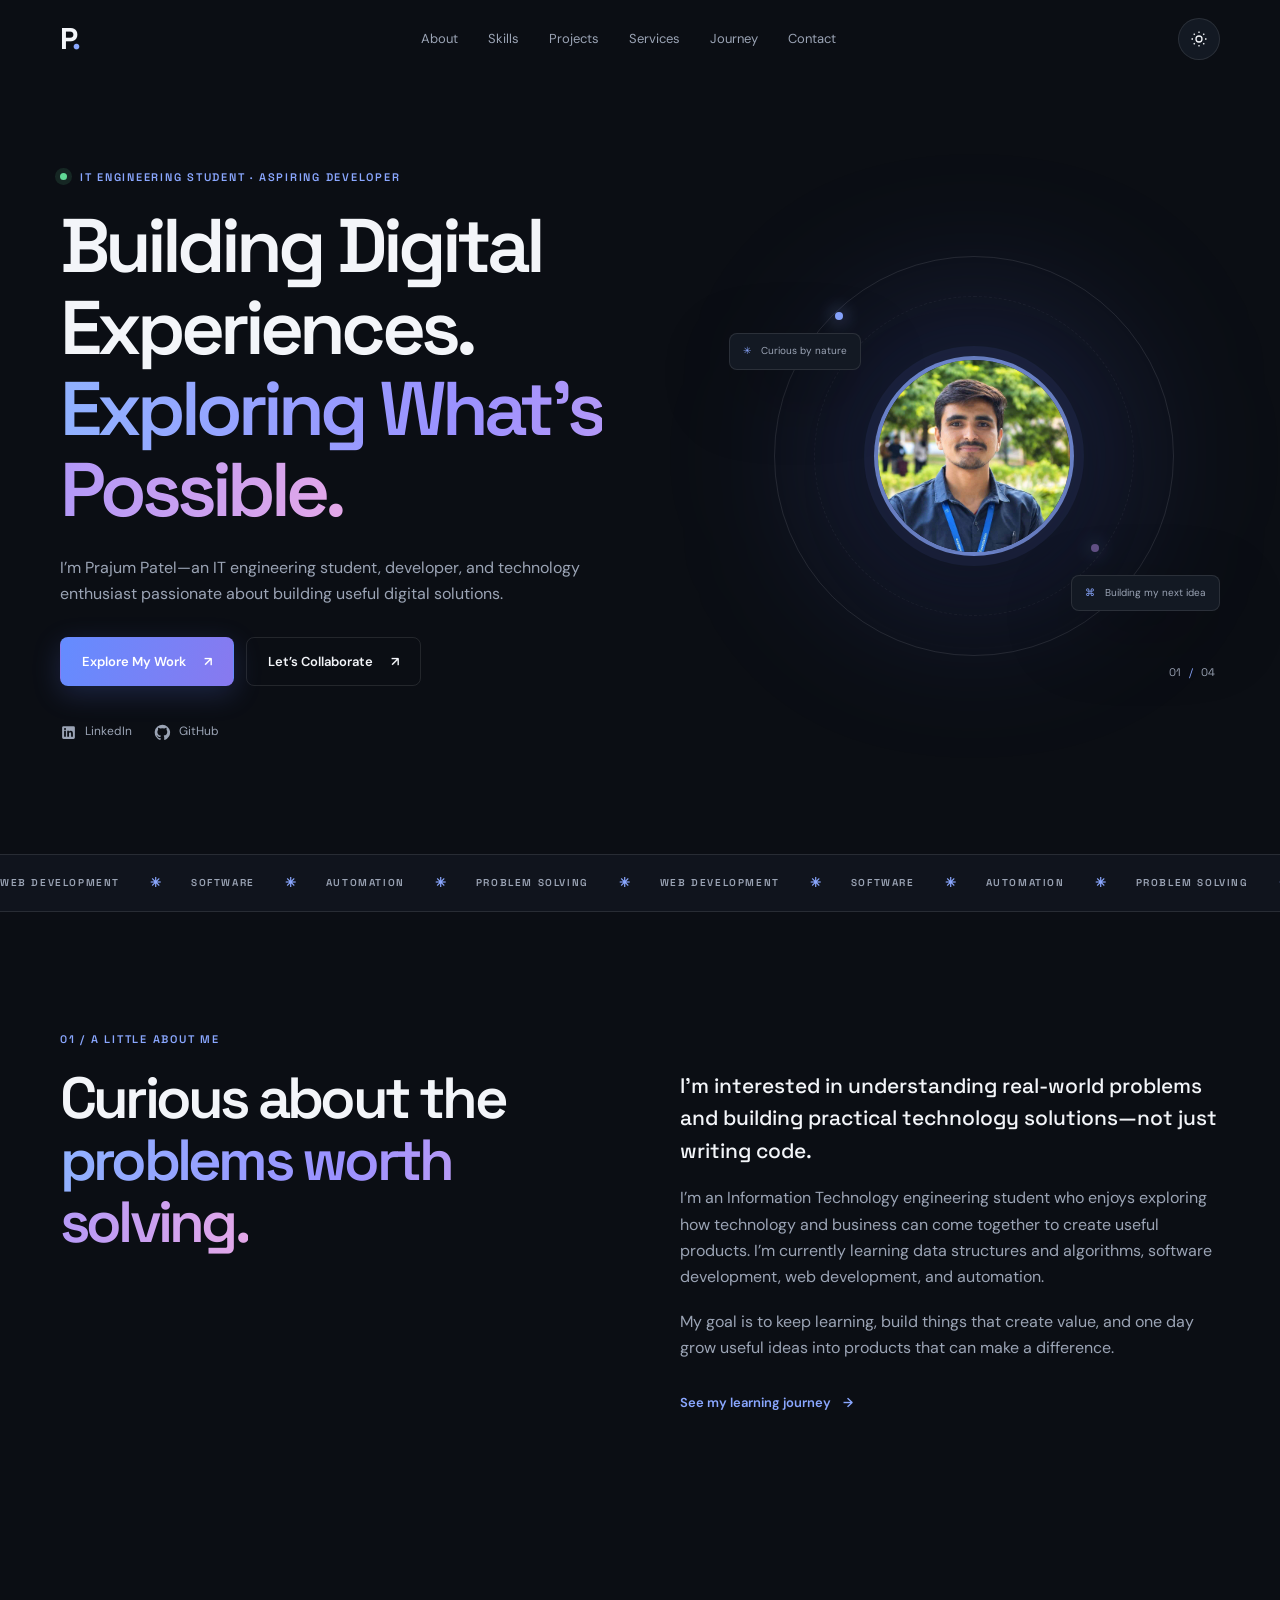
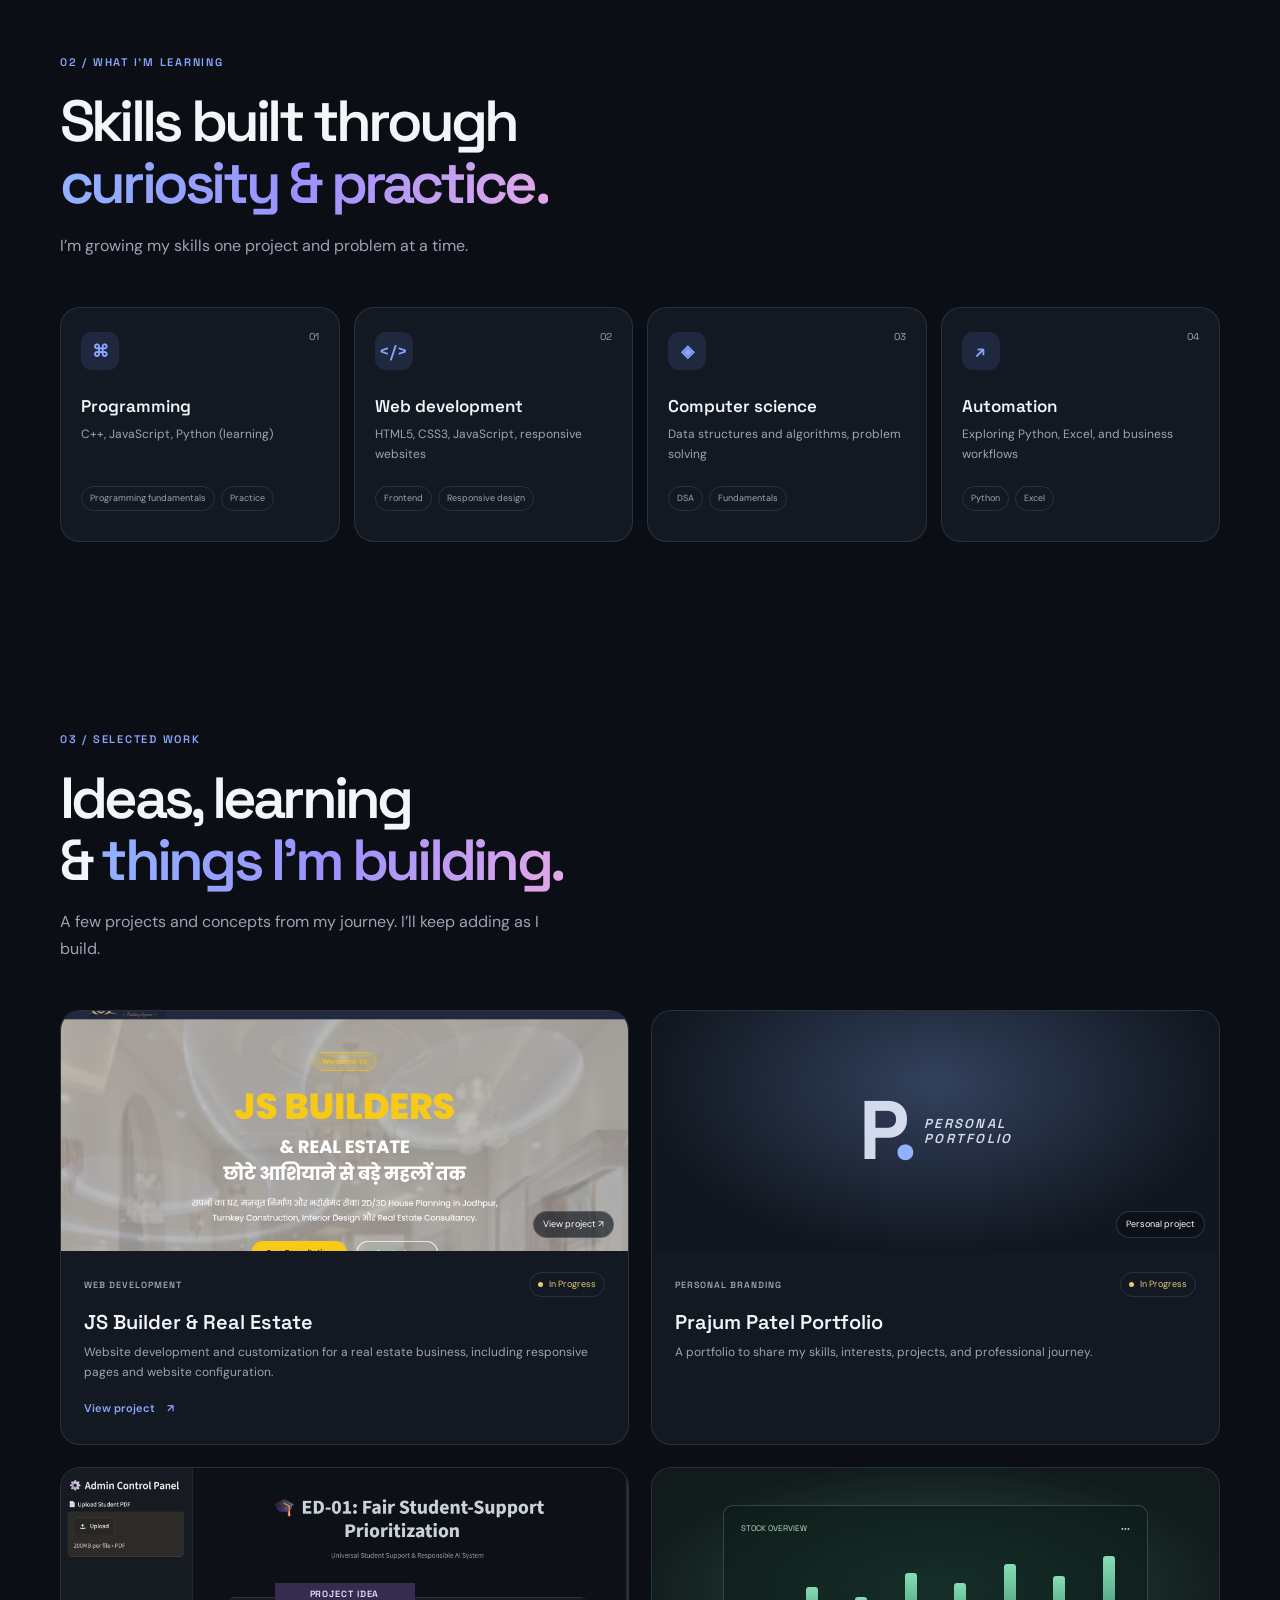
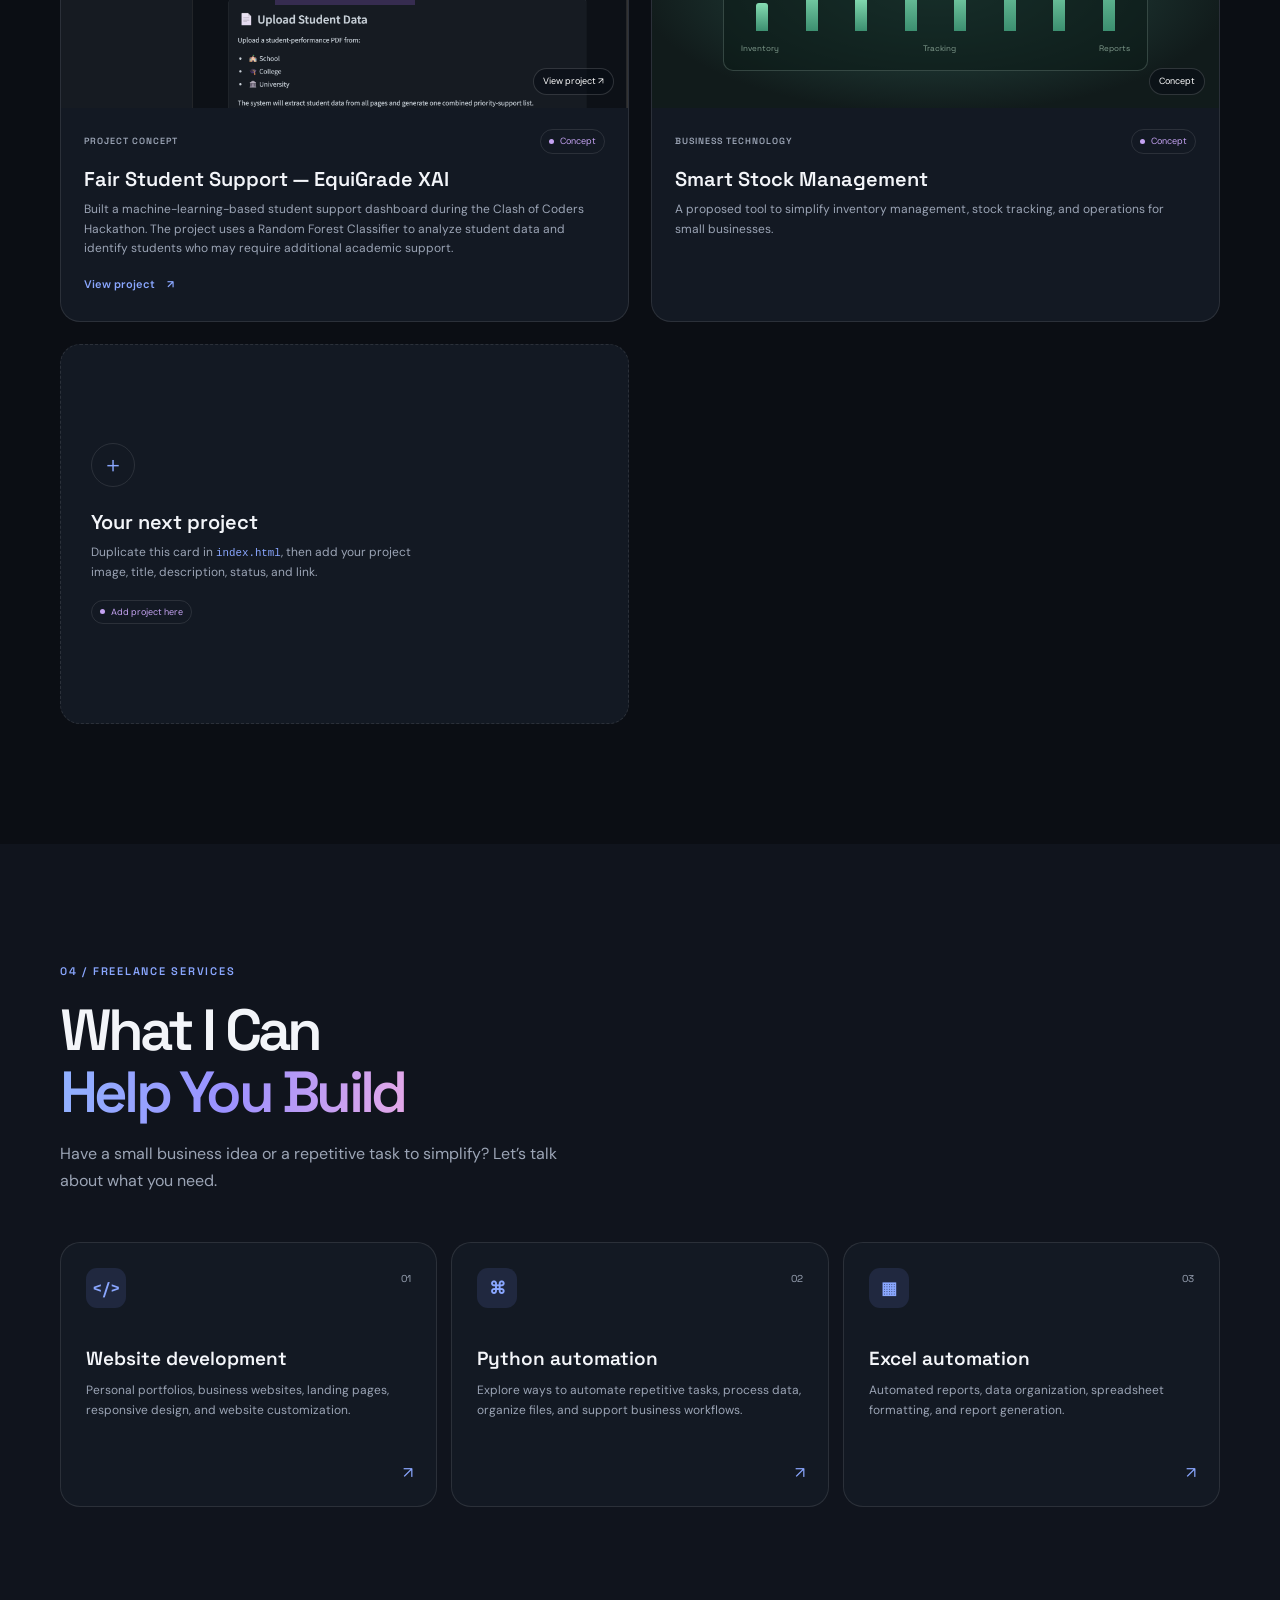
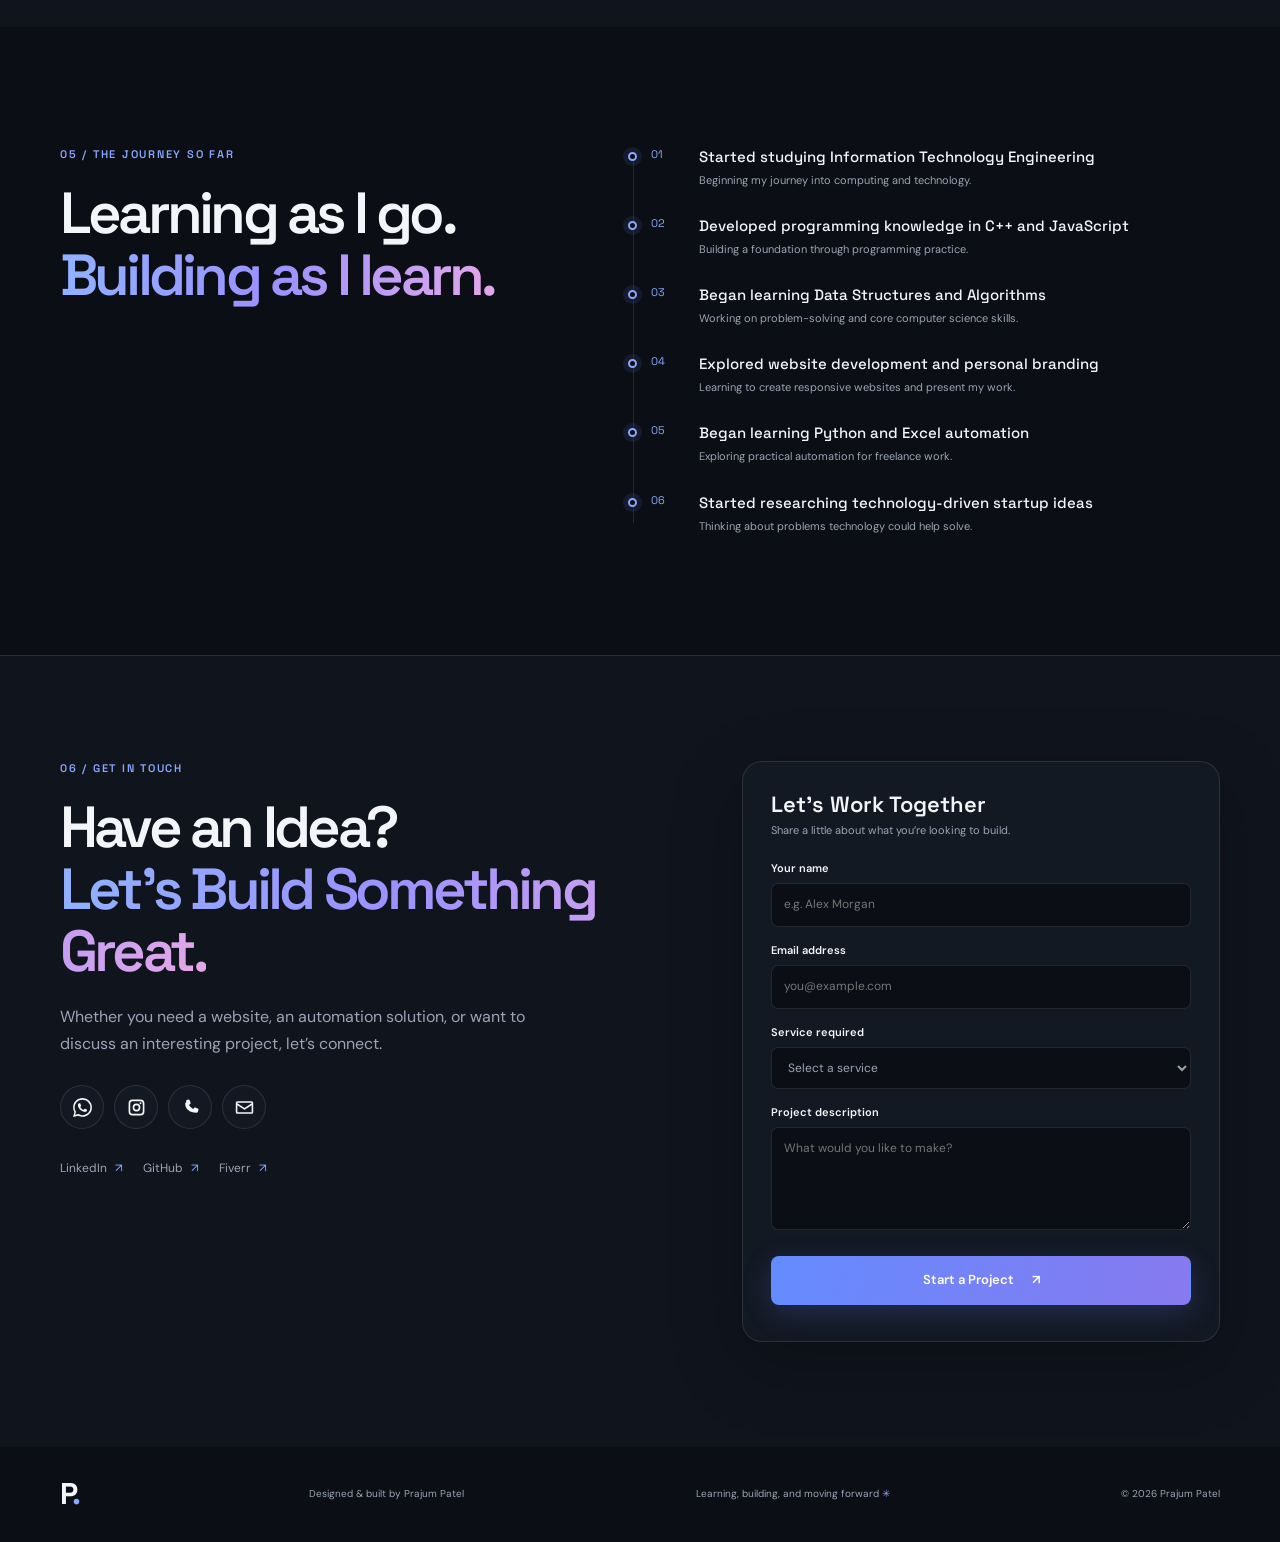
<file: index.html>
<!doctype html>
<html lang="en">
<head>
  <meta charset="UTF-8">
  <meta name="viewport" content="width=device-width, initial-scale=1">
  <meta name="theme-color" content="#0b0e14">
  <meta name="description" content="Prajum Patel — IT engineering student exploring software development, web design and automation.">
  <title>Prajum Patel | Developer &amp; Technology Enthusiast</title>

  <link rel="icon" href="data:image/svg+xml,%3Csvg xmlns='http://www.w3.org/2000/svg' viewBox='0 0 100 100'%3E%3Crect width='100' height='100' rx='25' fill='%230b0e14'/%3E%3Ctext x='50' y='67' font-size='55' text-anchor='middle' fill='%237b9cff' font-family='Arial'%3EP%3C/text%3E%3C/svg%3E">
  <link rel="preconnect" href="https://fonts.googleapis.com">
  <link rel="preconnect" href="https://fonts.gstatic.com" crossorigin>
  <link href="https://fonts.googleapis.com/css2?family=DM+Sans:wght@400;500;600;700&family=Space+Grotesk:wght@400;500;600;700&display=swap" rel="stylesheet">
  <link rel="stylesheet" href="style.css">
  <script src="script.js" defer></script>
</head>

<body>
  <!-- Opening animation -->
  <div class="intro" aria-label="Loading portfolio">
    <div class="intro-mark"> Welcome  <span>.</span></div>
    <div class="intro-line"><span></span></div>
  </div>

  <div class="site-shell">
    <header class="site-header">
      <a class="brand" href="#home" aria-label="Prajum Patel home">P<span>.</span></a>

      <button class="menu-toggle" type="button" aria-label="Open navigation" aria-expanded="false">
        <span></span><span></span>
      </button>

      <nav class="main-nav" aria-label="Main navigation">
        <a href="#about">About</a>
        <a href="#skills">Skills</a>
        <a href="#projects">Projects</a>
        <a href="#services">Services</a>
        <a href="#journey">Journey</a>
        <a href="#contact">Contact</a>
      </nav>

      <button class="theme-toggle" type="button" aria-label="Switch color theme" title="Switch color theme">
        <svg class="sun-icon" viewBox="0 0 24 24" aria-hidden="true"><circle cx="12" cy="12" r="4"></circle><path d="M12 2v2m0 16v2M4.93 4.93l1.42 1.42m11.3 11.3 1.42 1.42M2 12h2m16 0h2M4.93 19.07l1.42-1.42m11.3-11.3 1.42-1.42"></path></svg>
        <svg class="moon-icon" viewBox="0 0 24 24" aria-hidden="true"><path d="M20.4 15.5A8.5 8.5 0 0 1 8.5 3.6 8.5 8.5 0 1 0 20.4 15.5Z"></path></svg>
      </button>
    </header>

    <main>
      <section class="hero section-wrap" id="home">
        <div class="hero-copy">
          <p class="eyebrow"><span class="status-dot"></span> IT Engineering Student · Aspiring Developer</p>
          <h1>Building Digital<br>Experiences.<br><span class="gradient-text">Exploring What’s Possible.</span></h1>
          <p class="hero-description">I’m Prajum Patel—an IT engineering student, developer, and technology enthusiast passionate about building useful digital solutions.</p>

          <div class="hero-actions">
            <a class="button button-primary" href="#projects">Explore My Work <span aria-hidden="true">↗</span></a>
            <a class="button button-quiet" href="#contact">Let’s Collaborate <span aria-hidden="true">↗</span></a>
          </div>

          <div class="hero-socials" aria-label="Social profiles">
            <!-- Replace # with your profile links -->
            <a class="social-link" href="#" target="_blank" rel="noreferrer" aria-label="LinkedIn profile">
              <svg viewBox="0 0 24 24" aria-hidden="true"><path d="M19 3H5a2 2 0 0 0-2 2v14a2 2 0 0 0 2 2h14a2 2 0 0 0 2-2V5a2 2 0 0 0-2-2ZM8.3 18H5.8V9.7h2.5ZM7.1 8.6a1.45 1.45 0 1 1 0-2.9 1.45 1.45 0 0 1 0 2.9ZM18.2 18h-2.5v-4c0-1 0-2.2-1.4-2.2s-1.6 1.1-1.6 2.1V18h-2.5V9.7h2.4v1.1h.1a2.7 2.7 0 0 1 2.4-1.3c2.6 0 3.1 1.7 3.1 3.9Z"></path></svg>
              <span>LinkedIn</span>
            </a>
            <a class="social-link" href="#" target="_blank" rel="noreferrer" aria-label="GitHub profile">
              <svg viewBox="0 0 24 24" aria-hidden="true"><path d="M12 .9a11.1 11.1 0 0 0-3.5 21.6c.6.1.8-.3.8-.6v-2.1c-3.2.7-3.9-1.4-3.9-1.4-.5-1.3-1.3-1.6-1.3-1.6-1-.7.1-.7.1-.7 1.1.1 1.7 1.1 1.7 1.1 1 1.7 2.6 1.2 3.3.9.1-.7.4-1.2.7-1.5-2.5-.3-5.1-1.2-5.1-5.5 0-1.2.4-2.1 1.1-2.9-.1-.3-.5-1.4.1-2.9 0 0 .9-.3 3 1.1a10.4 10.4 0 0 1 5.5 0c2.1-1.4 3-1.1 3-1.1.6 1.5.2 2.6.1 2.9.7.8 1.1 1.7 1.1 2.9 0 4.3-2.6 5.2-5.1 5.5.4.3.8 1 .8 2v3.3c0 .3.2.7.8.6A11.1 11.1 0 0 0 12 .9Z"></path></svg>
              <span>GitHub</span>
            </a>
          </div>
        </div>

        <div class="hero-visual" aria-label="Portrait and code illustration">
          <div class="orbit orbit-one"></div>
          <div class="orbit orbit-two"></div>
          <div class="hero-glow"></div>

          <!-- <div class="code-card">
            <div class="code-card-top"><i></i><i></i><i></i><span>prajum.js</span></div>
            <div class="code-content">
              <p><span class="code-purple">const</span> <span class="code-blue">developer</span> = {</p>
              <p class="indent"><span class="code-green">name</span>: <span class="code-yellow">"Prajum Patel"</span>,</p>
              <p class="indent"><span class="code-green">focus</span>: <span class="code-yellow">"useful solutions"</span>,</p>
              <p class="indent"><span class="code-green">learning</span>: [</p>
              <p class="indent more"><span class="code-yellow">"web development"</span>,</p>
              <p class="indent more"><span class="code-yellow">"automation"</span></p>
              <p class="indent">]</p>
              <p>};</p>
              <p class="code-comment">// always learning, always building</p>
            </div>
          </div> -->

          <div class="portrait-frame">
            <!-- Add your portrait image path here, for example: images/prajum.jpg -->
            <img src="my-photo.jpeg" alt="Portrait of Prajum Patel" onerror="this.style.display='none'; this.nextElementSibling.style.display='grid';">
            <div class="portrait-placeholder" aria-label="Add your photo here">PP</div>
          </div>
          <div class="floating-tag tag-top"><span>✳</span> Curious by nature</div>
          <div class="floating-tag tag-bottom"><span>⌘</span> Building my next idea</div>
          <div class="visual-index">01 <span>/</span> 04</div>
        </div>
      </section>

      <section class="marquee" aria-label="Areas of interest">
        <div class="marquee-track">
          <span>WEB DEVELOPMENT</span><b>✳</b><span>SOFTWARE</span><b>✳</b><span>AUTOMATION</span><b>✳</b><span>PROBLEM SOLVING</span><b>✳</b>
          <span>WEB DEVELOPMENT</span><b>✳</b><span>SOFTWARE</span><b>✳</b><span>AUTOMATION</span><b>✳</b><span>PROBLEM SOLVING</span><b>✳</b>
        </div>
      </section>

      <section class="section section-wrap about-section" id="about">
        <div class="section-heading reveal">
          <p class="eyebrow">01 / A LITTLE ABOUT ME</p>
          <h2>Curious about the<br><span class="gradient-text">problems worth solving.</span></h2>
        </div>
        <div class="about-copy reveal">
          <p class="lead">I’m interested in understanding real-world problems and building practical technology solutions—not just writing code.</p>
          <p>I’m an Information Technology engineering student who enjoys exploring how technology and business can come together to create useful products. I’m currently learning data structures and algorithms, software development, web development, and automation.</p>
          <p>My goal is to keep learning, build things that create value, and one day grow useful ideas into products that can make a difference.</p>
          <a class="text-link" href="#journey">See my learning journey <span aria-hidden="true">→</span></a>
        </div>
      </section>

      <section class="section section-wrap" id="skills">
        <div class="section-heading reveal">
          <p class="eyebrow">02 / WHAT I’M LEARNING</p>
          <h2>Skills built through<br><span class="gradient-text">curiosity &amp; practice.</span></h2>
          <p class="section-intro">I’m growing my skills one project and problem at a time.</p>
        </div>

        <div class="skills-grid">
          <article class="skill-card reveal"><span class="skill-number">01</span><div class="skill-icon">⌘</div><h3>Programming</h3><p>C++, JavaScript, Python (learning)</p><div class="skill-tags"><span>Programming fundamentals</span><span>Practice</span></div></article>
          <article class="skill-card reveal"><span class="skill-number">02</span><div class="skill-icon">&lt;/&gt;</div><h3>Web development</h3><p>HTML5, CSS3, JavaScript, responsive websites</p><div class="skill-tags"><span>Frontend</span><span>Responsive design</span></div></article>
          <article class="skill-card reveal"><span class="skill-number">03</span><div class="skill-icon">◈</div><h3>Computer science</h3><p>Data structures and algorithms, problem solving</p><div class="skill-tags"><span>DSA</span><span>Fundamentals</span></div></article>
          <article class="skill-card reveal"><span class="skill-number">04</span><div class="skill-icon">↗</div><h3>Automation</h3><p>Exploring Python, Excel, and business workflows</p><div class="skill-tags"><span>Python</span><span>Excel</span></div></article>
        </div>
      </section>

      <section class="section section-wrap projects-section" id="projects">
        <div class="section-heading reveal">
          <p class="eyebrow">03 / SELECTED WORK</p>
          <h2>Ideas, learning<br>&amp; <span class="gradient-text">things I’m building.</span></h2>
          <p class="section-intro">A few projects and concepts from my journey. I’ll keep adding as I build.</p>
        </div>

        <div class="projects-grid">
          <!-- Project 1: Replace image, description, status, and link with your real project details. -->
          <article class="project-card project-featured reveal">
            <a class="project-image project-image-blue" href="jsrealty.in" target="_blank" rel="noreferrer" aria-label="Open JS Builder and Real Estate project">
              <img src="web-foto.png" alt="JS Builder and Real Estate website preview" onerror="this.style.display='none';">
              <div class="project-image-fallback"><span class="mini-window">JS BUILDER <i>↗</i></span><span class="mini-building">⌂</span></div>
              <span class="image-hint">View project ↗</span>
            </a>
            <div class="project-info">
              <div class="project-meta"><span class="project-type">WEB DEVELOPMENT</span><span class="project-status status-progress">In Progress</span></div>
              <h3>JS Builder &amp; Real Estate</h3>
              <p>Website development and customization for a real estate business, including responsive pages and website configuration.</p>
              <a class="text-link" href="jsrealty.in" target="_blank" rel="noreferrer">View project <span aria-hidden="true">↗</span></a>
            </div>
          </article>

          <!-- Project 2: Change status to Completed / In Progress / Concept as needed. -->
          <article class="project-card reveal">
            <div class="project-image project-image-dark"><div class="project-art portfolio-art"><span>P<span class="accent">.</span></span><i>PERSONAL<br>PORTFOLIO</i></div><span class="image-hint">Personal project</span></div>
            <div class="project-info">
              <div class="project-meta"><span class="project-type">PERSONAL BRANDING</span><span class="project-status status-progress">In Progress</span></div>
              <h3>Prajum Patel Portfolio</h3>
              <p>A portfolio to share my skills, interests, projects, and professional journey.</p>
            </div>
          </article>
<article class="project-card reveal">
  <a
    class="project-image project-image-violet"
    href="https://patelprajum-bot.github.io/ED-01/"
    target="_blank"
    rel="noreferrer"
    aria-label="Open EquiGrade XAI project"
  >
    <img
      src = "project2.png"
      alt="EquiGrade XAI student support dashboard"
    >

    <div class="network-art">
      <span class="node node-a"></span>
      <span class="node node-b"></span>
      <span class="node node-c"></span>
      <span class="node node-d"></span>
      <span class="network-label">PROJECT IDEA</span>
    </div>

    <span class="image-hint">View project ↗</span>
  </a>

  <div class="project-info">
    <div class="project-meta">
      <span class="project-type">PROJECT CONCEPT</span>
      <span class="project-status status-concept">Concept</span>
    </div>

    <h3>Fair Student Support — EquiGrade XAI</h3>
    <p>Built a machine-learning-based student support dashboard during the Clash of Coders Hackathon. The project uses a Random Forest Classifier to analyze student data and identify students who may require additional academic support.</p>

    <a
      class="text-link"
      href="https://patelprajum-bot.github.io/ED-01/"
      target="_blank"
      rel="noreferrer"
    >View project <span>↗</span></a>
  </div>
</article>

          <article class="project-card reveal">
            <div class="project-image project-image-green"><div class="stock-art"><div class="stock-top"><span>STOCK OVERVIEW</span><span>•••</span></div><div class="stock-bars"><i></i><i></i><i></i><i></i><i></i><i></i><i></i><i></i></div><div class="stock-bottom"><span>Inventory</span><span>Tracking</span><span>Reports</span></div></div><span class="image-hint">Concept</span></div>
            <div class="project-info">
              <div class="project-meta"><span class="project-type">BUSINESS TECHNOLOGY</span><span class="project-status status-concept">Concept</span></div>
              <h3>Smart Stock Management</h3>
              <p>A proposed tool to simplify inventory management, stock tracking, and operations for small businesses.</p>
            </div>
          </article>

          <!-- Add your next project by copying one project-card block and updating its details. -->
          <article class="project-card project-add-card reveal">
            <div class="add-project-mark">＋</div>
            <h3>Your next project</h3>
            <p>Duplicate this card in <code>index.html</code>, then add your project image, title, description, status, and link.</p>
            <span class="project-status status-concept">Add project here</span>
          </article>
        </div>
      </section>

      <section class="section services-section" id="services">
        <div class="section-wrap">
          <div class="section-heading reveal">
            <p class="eyebrow">04 / FREELANCE SERVICES</p>
            <h2>What I Can<br><span class="gradient-text">Help You Build</span></h2>
            <p class="section-intro">Have a small business idea or a repetitive task to simplify? Let’s talk about what you need.</p>
          </div>
          <div class="services-grid">
            <article class="service-card reveal"><span class="service-icon">&lt;/&gt;</span><span class="service-index">01</span><h3>Website development</h3><p>Personal portfolios, business websites, landing pages, responsive design, and website customization.</p><a href="#contact" class="service-link" aria-label="Ask about website development">↗</a></article>
            <article class="service-card reveal"><span class="service-icon">⌘</span><span class="service-index">02</span><h3>Python automation</h3><p>Explore ways to automate repetitive tasks, process data, organize files, and support business workflows.</p><a href="#contact" class="service-link" aria-label="Ask about Python automation">↗</a></article>
            <article class="service-card reveal"><span class="service-icon">▦</span><span class="service-index">03</span><h3>Excel automation</h3><p>Automated reports, data organization, spreadsheet formatting, and report generation.</p><a href="#contact" class="service-link" aria-label="Ask about Excel automation">↗</a></article>
          </div>
        </div>
      </section>

      <section class="section section-wrap journey-section" id="journey">
        <div class="section-heading reveal">
          <p class="eyebrow">05 / THE JOURNEY SO FAR</p>
          <h2>Learning as I go.<br><span class="gradient-text">Building as I learn.</span></h2>
        </div>
        <div class="timeline">
          <!-- Add future milestones by copying a timeline-item block. -->
          <article class="timeline-item reveal"><span class="timeline-dot"></span><span class="timeline-index">01</span><div><h3>Started studying Information Technology Engineering</h3><p>Beginning my journey into computing and technology.</p></div></article>
          <article class="timeline-item reveal"><span class="timeline-dot"></span><span class="timeline-index">02</span><div><h3>Developed programming knowledge in C++ and JavaScript</h3><p>Building a foundation through programming practice.</p></div></article>
          <article class="timeline-item reveal"><span class="timeline-dot"></span><span class="timeline-index">03</span><div><h3>Began learning Data Structures and Algorithms</h3><p>Working on problem-solving and core computer science skills.</p></div></article>
          <article class="timeline-item reveal"><span class="timeline-dot"></span><span class="timeline-index">04</span><div><h3>Explored website development and personal branding</h3><p>Learning to create responsive websites and present my work.</p></div></article>
          <article class="timeline-item reveal"><span class="timeline-dot"></span><span class="timeline-index">05</span><div><h3>Began learning Python and Excel automation</h3><p>Exploring practical automation for freelance work.</p></div></article>
          <article class="timeline-item reveal"><span class="timeline-dot"></span><span class="timeline-index">06</span><div><h3>Started researching technology-driven startup ideas</h3><p>Thinking about problems technology could help solve.</p></div></article>
        </div>
      </section>

      <section class="contact-section" id="contact">
        <div class="section-wrap contact-wrap">
          <div class="contact-copy reveal">
            <p class="eyebrow">06 / GET IN TOUCH</p>
            <h2>Have an Idea?<br><span class="gradient-text">Let’s Build Something Great.</span></h2>
            <p>Whether you need a website, an automation solution, or want to discuss an interesting project, let’s connect.</p>
            <div class="contact-actions">
              <!-- Replace # with your real contact links. -->
              <a class="contact-icon-link" href="https://wa.me/9660029015" target="_blank" rel="noreferrer" aria-label="WhatsApp">
                <svg viewBox="0 0 24 24" aria-hidden="true"><path d="M20.5 3.5A11.8 11.8 0 0 0 12 .1C5.5.1.2 5.4.2 11.9c0 2.1.5 4.1 1.6 5.9L.1 24l6.3-1.7a11.9 11.9 0 0 0 5.6 1.4h.1c6.5 0 11.8-5.3 11.8-11.8 0-3.2-1.2-6.1-3.4-8.4ZM12 21.7h-.1a9.8 9.8 0 0 1-5-1.4l-.4-.2-3.7 1 1-3.6-.2-.4a9.8 9.8 0 0 1-1.5-5.2C2.1 6.5 6.5 2.1 12 2.1c2.6 0 5.1 1 7 2.9a9.8 9.8 0 0 1 2.9 7c0 5.4-4.4 9.7-9.9 9.7Zm5.4-7.3c-.3-.1-1.7-.8-2-.9-.3-.1-.5-.1-.7.2-.2.3-.7.9-.9 1.1-.2.2-.3.2-.6.1-.3-.1-1.2-.4-2.3-1.4-.8-.7-1.4-1.6-1.5-1.9-.2-.3 0-.4.1-.6l.5-.6c.1-.2.2-.3.3-.5.1-.2 0-.4 0-.5-.1-.1-.7-1.6-1-2.2-.2-.6-.5-.5-.7-.5h-.6c-.2 0-.5.1-.8.4s-1 1-1 2.4 1 2.8 1.2 3c.1.2 2 3.1 4.8 4.3.7.3 1.2.5 1.6.6.7.2 1.3.2 1.8.1.5-.1 1.7-.7 1.9-1.4.2-.7.2-1.3.1-1.4-.1-.1-.3-.2-.6-.3Z"></path></svg>
              </a>
              <a class="contact-icon-link" href="https://www.instagram.com/prajumpatel/" target="_blank" rel="noreferrer" aria-label="Instagram">
                <svg viewBox="0 0 24 24" aria-hidden="true"><path d="M7 2h10a5 5 0 0 1 5 5v10a5 5 0 0 1-5 5H7a5 5 0 0 1-5-5V7a5 5 0 0 1 5-5Zm0 2.1A2.9 2.9 0 0 0 4.1 7v10A2.9 2.9 0 0 0 7 19.9h10a2.9 2.9 0 0 0 2.9-2.9V7A2.9 2.9 0 0 0 17 4.1H7Zm5 3a4.9 4.9 0 1 1 0 9.8 4.9 4.9 0 0 1 0-9.8Zm0 2.1a2.8 2.8 0 1 0 0 5.6 2.8 2.8 0 0 0 0-5.6Zm5.1-3.7a1.2 1.2 0 1 1 0 2.4 1.2 1.2 0 0 1 0-2.4Z"></path></svg>
              </a>
              <a class="contact-icon-link" href="tel:9660029015" aria-label="Call Prajum">
                <svg viewBox="0 0 24 24" aria-hidden="true"><path d="M6.6 2.8 9.2 2c.7-.2 1.4.2 1.7.9l1.2 3c.2.6 0 1.3-.5 1.7l-1.5 1.2a14.2 14.2 0 0 0 5.2 5.2l1.2-1.5c.4-.5 1.1-.7 1.7-.5l3 1.2c.7.3 1.1 1 .9 1.7l-.8 2.6c-.2.7-.9 1.2-1.6 1.2C10.3 18.7 5.3 13.7 5.3 7c.1-.8.6-1.4 1.3-1.6Z"></path></svg>
              </a>
              <a class="contact-icon-link" href="mailto:patelprajum@gmail.com" aria-label="Email Prajum">
                <svg viewBox="0 0 24 24" aria-hidden="true"><path d="M3 4h18a2 2 0 0 1 2 2v12a2 2 0 0 1-2 2H3a2 2 0 0 1-2-2V6a2 2 0 0 1 2-2Zm0 2v.5l9 6 9-6V6H3Zm18 12V9l-8.4 5.6a1 1 0 0 1-1.2 0L3 9v9h18Z"></path></svg>
              </a>
            </div>
            <div class="profile-links">
              <a href="www.linkedin.com/in/prajum-patel-911360407" target="_blank" rel="noreferrer">LinkedIn <span>↗</span></a>
              <a href="https://github.com/patelprajum-bot" target="_blank" rel="noreferrer">GitHub <span>↗</span></a>
              <a href="https://www.fiverr.com/s/EmrQgX7" target="_blank" rel="noreferrer">Fiverr <span>↗</span></a>
            </div>
          </div>

          <form class="contact-form reveal" id="contact-form">
            <h3>Let’s Work Together</h3>
            <p>Share a little about what you’re looking to build.</p>
            <label for="name">Your name</label>
            <input id="name" name="name" type="text" placeholder="e.g. Alex Morgan" required>
            <label for="email">Email address</label>
            <input id="email" name="email" type="email" placeholder="you@example.com" required>
            <label for="service">Service required</label>
            <select id="service" name="service" required>
              <option value="" disabled selected>Select a service</option>
              <option>Website development</option>
              <option>Python automation</option>
              <option>Excel automation</option>
              <option>Something else</option>
            </select>
            <label for="message">Project description</label>
            <textarea id="message" name="message" rows="4" placeholder="What would you like to make?" required></textarea>
            <button class="button button-primary form-submit" type="submit">Start a Project <span aria-hidden="true">↗</span></button>
            
            <p class="form-status" role="status" aria-live="polite"></p>
          </form>
        </div>
      </section>
    </main>

    <footer class="site-footer section-wrap">
      <a class="brand" href="#home" aria-label="Back to top">P<span>.</span></a>
      <p>Designed &amp; built by Prajum Patel</p>
      <p>Learning, building, and moving forward <span class="footer-heart">✳</span></p>
      <span class="copyright">© <span id="year"></span> Prajum Patel</span>
    </footer>

    <button class="back-to-top" type="button" aria-label="Back to top" title="Back to top">↑</button>
  </div>
</body>
</html>
</file>
<file: style.css>
/* ========= 1. Theme and base styles ========= */
:root {
  color-scheme: dark;
  --bg: #0b0e14;
  --bg-soft: #10141d;
  --surface: #131923;
  --surface-hover: #191f2b;
  --text: #f3f5f9;
  --muted: #9ba4b5;
  --line: rgba(255, 255, 255, .1);
  --accent: #8aa7ff;
  --accent-strong: #6588ff;
  --green: #8de2b1;
  --shadow: 0 22px 70px rgba(0, 0, 0, .25);
  --radius: 20px;
}

:root[data-theme="light"] {
  color-scheme: light;
  --bg: #f6f7fb;
  --bg-soft: #eef1f7;
  --surface: #ffffff;
  --surface-hover: #f1f4fa;
  --text: #161b27;
  --muted: #5e687a;
  --line: rgba(25, 36, 57, .12);
  --accent: #496ce0;
  --accent-strong: #3156d2;
  --green: #23834a;
  --shadow: 0 22px 70px rgba(35, 48, 78, .1);
}

* { box-sizing: border-box; }
html { scroll-behavior: smooth; scroll-padding-top: 90px; }
body {
  margin: 0;
  background: var(--bg);
  color: var(--text);
  font-family: "DM Sans", sans-serif;
  line-height: 1.65;
  overflow-x: hidden;
  transition: background .35s ease, color .35s ease;
}
body.menu-open { overflow: hidden; }
a { color: inherit; text-decoration: none; }
button, input, textarea, select { font: inherit; }
button { color: inherit; }
img { display: block; max-width: 100%; }
::selection { background: var(--accent); color: #fff; }

.site-shell { overflow: hidden; }
.section-wrap { width: min(1160px, calc(100% - 48px)); margin-inline: auto; }
.section { padding-block: 120px; }
.gradient-text {
  background: linear-gradient(100deg, #91b1ff 2%, #9b91ff 49%, #e4a8e8 100%);
  -webkit-background-clip: text;
  background-clip: text;
  color: transparent;
}
:root[data-theme="light"] .gradient-text {
  background-image: linear-gradient(100deg, #426de5 2%, #7459d8 52%, #c04e9b 100%);
}

/* ========= 2. Opening animation ========= */
.intro {
  position: fixed;
  z-index: 1000;
  inset: 0;
  display: grid;
  place-content: center;
  gap: 24px;
  background: #0b0e14;
  animation: intro-away .65s cubic-bezier(.77, 0, .18, 1) 1.45s forwards;
}
.intro-mark {
  color: #fff;
  font: 110 76px/.9 "cursive", cursive;
  letter-spacing: 10px;
  text-align: center;
  animation: intro-mark .8s ease both;
}
.intro-mark span { color: #91b1ff; }
.intro-line { width: 140px; height: 2px; overflow: hidden; background: rgba(255,255,255,.15); }
.intro-line span { display: block; width: 100%; height: 100%; background: #91b1ff; transform: scaleX(0); transform-origin: left; animation: intro-line 1.1s ease .2s forwards; }
@keyframes intro-mark { from { opacity: 0; transform: translateY(14px) scale(.92); } to { opacity: 1; transform: none; } }
@keyframes intro-line { to { transform: scaleX(1); } }
@keyframes intro-away { to { opacity: 0; visibility: hidden; transform: translateY(-3%); } }

/* ========= 3. Header and navigation ========= */
.site-header {
  position: fixed;
  z-index: 100;
  top: 0;
  left: 0;
  width: 100%;
  height: 78px;
  display: flex;
  align-items: center;
  justify-content: space-between;
  padding-inline: max(24px, calc((100vw - 1160px) / 2));
  border-bottom: 1px solid transparent;
  transition: background .3s, border-color .3s;
}
.site-header.scrolled {
  background: color-mix(in srgb, var(--bg) 84%, transparent);
  border-color: var(--line);
  backdrop-filter: blur(16px);
}
.brand {
  font: 700 30px/1 "Space Grotesk", sans-serif;
  letter-spacing: -3px;
}
.brand span { color: var(--accent); }
.main-nav { display: flex; align-items: center; gap: 30px; }
.main-nav a { color: var(--muted); font-size: 13px; transition: color .2s; }
.main-nav a:hover, .main-nav a.active { color: var(--text); }
.theme-toggle, .menu-toggle {
  display: grid;
  place-items: center;
  width: 42px;
  height: 42px;
  border: 1px solid var(--line);
  border-radius: 50%;
  background: var(--surface);
  cursor: pointer;
}
.theme-toggle svg { width: 18px; fill: none; stroke: currentColor; stroke-width: 1.7; }
.moon-icon { display: none; }
:root[data-theme="light"] .sun-icon { display: none; }
:root[data-theme="light"] .moon-icon { display: block; fill: none; }
.menu-toggle { display: none; }

/* ========= 4. Hero ========= */
.hero {
  min-height: 760px;
  padding-top: 170px;
  padding-bottom: 112px;
  display: grid;
  grid-template-columns: 1.12fr .88fr;
  align-items: center;
  gap: 44px;
}
.eyebrow {
  margin: 0 0 20px;
  color: var(--accent);
  font: 600 11px/1.4 "Space Grotesk", sans-serif;
  letter-spacing: .16em;
  text-transform: uppercase;
}
.status-dot {
  display: inline-block;
  width: 7px;
  height: 7px;
  margin: 0 8px 1px 0;
  border-radius: 50%;
  background: #61d996;
  box-shadow: 0 0 0 5px rgba(97, 217, 150, .12);
}
.hero h1, .section-heading h2, .contact-copy h2 {
  margin: 0;
  font: 600 clamp(44px, 6.3vw, 76px)/1.07 "Space Grotesk", sans-serif;
  letter-spacing: -.065em;
}
.hero-description {
  max-width: 520px;
  margin: 24px 0 30px;
  color: var(--muted);
  font-size: 16px;
}
.hero-actions { display: flex; flex-wrap: wrap; gap: 12px; }
.button {
  display: inline-flex;
  align-items: center;
  justify-content: center;
  gap: 18px;
  min-height: 49px;
  padding: 0 21px;
  border: 1px solid var(--line);
  border-radius: 8px;
  font-size: 13px;
  font-weight: 600;
  transition: transform .2s, background .2s, border-color .2s, box-shadow .2s;
}
.button:hover { transform: translateY(-3px); }
.button-primary {
  border-color: transparent;
  background: linear-gradient(110deg, #648cff, #8879ef);
  color: #fff;
  box-shadow: 0 8px 28px rgba(91, 119, 239, .22);
}
.button-primary:hover { box-shadow: 0 12px 35px rgba(91, 119, 239, .35); }
.button-quiet { color: var(--text); }
.button-quiet:hover { background: var(--surface); border-color: var(--accent); }
.hero-socials { display: flex; gap: 22px; margin-top: 36px; }
.social-link { display: inline-flex; align-items: center; gap: 8px; color: var(--muted); font-size: 12px; transition: color .2s; }
.social-link:hover { color: var(--text); }
.social-link svg { width: 17px; height: 17px; fill: currentColor; }

.hero-visual { position: relative; min-height: 470px; display: grid; place-items: center; }
.hero-glow {
  position: absolute;
  width: 270px;
  height: 270px;
  border-radius: 50%;
  background: rgba(90, 115, 240, .24);
  filter: blur(85px);
}
.orbit { position: absolute; border: 1px solid var(--line); border-radius: 50%; }
.orbit-one { width: 400px; height: 400px; animation: orbit-spin 35s linear infinite; }
.orbit-two { width: 320px; height: 320px; border-style: dashed; opacity: .5; animation: orbit-spin 48s linear infinite reverse; }
.orbit-one::before, .orbit-two::after { content: ""; position: absolute; width: 8px; height: 8px; border-radius: 50%; background: var(--accent); box-shadow: 0 0 18px var(--accent); }
.orbit-one::before { top: 55px; left: 60px; }
.orbit-two::after { right: 34px; bottom: 63px; background: #c293ed; }
@keyframes orbit-spin { to { transform: rotate(360deg); } }
.portrait-frame {
  position: absolute;
  z-index: 2;
  width: 200px;
  height: 200px;
  overflow: hidden;
  display: grid;
  place-items: center;
  border: 4px solid color-mix(in srgb, var(--accent) 70%, transparent);
  border-radius: 50%;
  background: linear-gradient(145deg, #26355c, #121824 65%);
  box-shadow: 0 0 0 10px rgba(111, 139, 255, .08), var(--shadow);
}
.portrait-frame img { width: 100%; height: 100%; object-fit: cover; }
.portrait-placeholder {
  display: none;
  place-items: center;
  width: 100%;
  height: 100%;
  color: #dce5ff;
  font: 600 58px "Space Grotesk", sans-serif;
  background: radial-gradient(circle at 35% 25%, #5269a2, #171e2b 70%);
}
.code-card {
  position: absolute;
  z-index: 3;
  top: 42px;
  right: -4px;
  width: 250px;
  overflow: hidden;
  border: 1px solid var(--line);
  border-radius: 12px;
  background: color-mix(in srgb, var(--surface) 92%, transparent);
  box-shadow: var(--shadow);
  transform: rotate(5deg);
  animation: float 5s ease-in-out infinite;
}
.code-card-top { height: 35px; display: flex; align-items: center; gap: 5px; padding: 0 11px; border-bottom: 1px solid var(--line); }
.code-card-top i { width: 6px; height: 6px; border-radius: 50%; background: #f18b82; }
.code-card-top i:nth-child(2) { background: #f1cb71; }
.code-card-top i:nth-child(3) { background: #71d19a; }
.code-card-top span { margin-left: 9px; color: var(--muted); font-size: 9px; }
.code-content { padding: 13px 14px 15px; font: 9px/1.9 "Space Grotesk", monospace; color: var(--muted); }
.code-content p { margin: 0; }
.code-content .indent { padding-left: 13px; }
.code-content .more { padding-left: 26px; }
.code-purple { color: #c195f8; }
.code-blue { color: #85b7ff; }
.code-green { color: #7ee0af; }
.code-yellow { color: #e9d38a; }
.code-comment { margin-top: 6px !important; color: #657185; }
.floating-tag {
  position: absolute;
  z-index: 4;
  padding: 9px 13px;
  border: 1px solid var(--line);
  border-radius: 8px;
  background: var(--surface);
  box-shadow: var(--shadow);
  color: var(--muted);
  font-size: 10px;
}
.floating-tag span { margin-right: 7px; color: var(--accent); }
.tag-top { top: 112px; left: 0; animation: float 4.5s ease-in-out infinite .4s; }
.tag-bottom { right: 0; bottom: 80px; animation: float 5.4s ease-in-out infinite .9s; }
.visual-index { position: absolute; right: 5px; bottom: 12px; color: var(--muted); font: 11px "Space Grotesk", sans-serif; }
.visual-index span { color: var(--accent); padding-inline: 5px; }
@keyframes float { 50% { transform: translateY(-9px) rotate(5deg); } }

/* ========= 5. Marquee ========= */
.marquee { overflow: hidden; border-block: 1px solid var(--line); background: var(--bg-soft); }
.marquee-track { display: flex; width: max-content; align-items: center; gap: 30px; padding: 17px 0; animation: marquee 30s linear infinite; }
.marquee-track span { color: var(--muted); font: 600 10px "Space Grotesk", sans-serif; letter-spacing: .16em; }
.marquee-track b { color: var(--accent); font-size: 13px; }
@keyframes marquee { to { transform: translateX(-50%); } }

/* ========= 6. Section headings and About ========= */
.section-heading { max-width: 700px; margin-bottom: 48px; }
.section-heading h2, .contact-copy h2 { font-size: clamp(38px, 5vw, 58px); }
.section-intro { max-width: 520px; margin: 18px 0 0; color: var(--muted); }
.about-section { display: grid; grid-template-columns: 1fr 1fr; gap: 80px; align-items: start; }
.about-copy { padding-top: 38px; color: var(--muted); }
.about-copy p { margin: 0 0 18px; }
.about-copy .lead { color: var(--text); font: 500 21px/1.55 "Space Grotesk", sans-serif; }
.text-link { display: inline-flex; align-items: center; gap: 12px; margin-top: 12px; color: var(--accent); font-size: 13px; font-weight: 600; }
.text-link span { transition: transform .2s; }
.text-link:hover span { transform: translateX(4px); }

/* ========= 7. Skills ========= */
.skills-grid { display: grid; grid-template-columns: repeat(4, 1fr); gap: 14px; }
.skill-card {
  position: relative;
  min-height: 235px;
  padding: 24px 20px;
  border: 1px solid var(--line);
  border-radius: var(--radius);
  background: var(--surface);
  transition: transform .25s, border-color .25s, background .25s;
}
.skill-card:hover { transform: translateY(-6px); border-color: color-mix(in srgb, var(--accent) 55%, var(--line)); background: var(--surface-hover); }
.skill-number { position: absolute; top: 22px; right: 20px; color: var(--muted); font: 10px "Space Grotesk", sans-serif; }
.skill-icon { display: grid; place-items: center; width: 38px; height: 38px; margin-bottom: 25px; border-radius: 11px; background: rgba(113, 142, 255, .13); color: var(--accent); font: 600 17px "Space Grotesk", sans-serif; }
.skill-card h3 { margin: 0 0 8px; font: 600 17px "Space Grotesk", sans-serif; }
.skill-card p { min-height: 44px; margin: 0 0 17px; color: var(--muted); font-size: 12px; }
.skill-tags { display: flex; flex-wrap: wrap; gap: 6px; }
.skill-tags span { padding: 4px 8px; border: 1px solid var(--line); border-radius: 99px; color: var(--muted); font-size: 9px; }

/* ========= 8. Projects ========= */
.projects-section { padding-top: 70px; }
.projects-grid { display: grid; grid-template-columns: repeat(2, 1fr); gap: 22px; }
.project-card { overflow: hidden; border: 1px solid var(--line); border-radius: var(--radius); background: var(--surface); transition: transform .25s, border-color .25s; }
.project-card:hover { transform: translateY(-5px); border-color: color-mix(in srgb, var(--accent) 48%, var(--line)); }
.project-image { position: relative; display: grid; place-items: center; height: 240px; overflow: hidden; }
.project-image img { position: absolute; z-index: 2; width: 100%; height: 100%; object-fit: cover; transition: transform .5s; }
.project-card:hover .project-image img { transform: scale(1.04); }
.project-image-blue { background: radial-gradient(ellipse at 50% 100%, #364d92, #151d34 68%); }
.project-image-dark { background: radial-gradient(ellipse at 50% 30%, #33415d, #111720 72%); }
.project-image-violet { background: radial-gradient(ellipse at center, #47386d, #171623 74%); }
.project-image-green { background: radial-gradient(ellipse at center, #2a5149, #111b1b 74%); }
.project-image-fallback { position: absolute; inset: 22px; display: grid; place-items: center; border: 1px solid rgba(255,255,255,.12); border-radius: 10px; }
.mini-window { position: absolute; top: 23px; left: 24px; right: 24px; display: flex; justify-content: space-between; padding: 12px; border: 1px solid rgba(255,255,255,.15); border-radius: 6px; color: #dce5ff; font: 600 10px "Space Grotesk", sans-serif; }
.mini-window i { color: #9cb6ff; font-style: normal; }
.mini-building { color: #91a9f3; font-size: 100px; text-shadow: 0 0 35px rgba(111, 148, 255, .5); }
.image-hint { position: absolute; right: 14px; bottom: 13px; z-index: 3; padding: 5px 9px; border: 1px solid rgba(255,255,255,.15); border-radius: 99px; background: rgba(9, 13, 21, .62); color: #fff; font-size: 9px; }
.project-art { color: rgba(230, 237, 255, .9); }
.portfolio-art { display: flex; align-items: center; gap: 15px; font: 600 13px/1.2 "Space Grotesk", sans-serif; letter-spacing: .17em; }
.portfolio-art > span { font-size: 83px; font-weight: 700; letter-spacing: -.1em; }
.portfolio-art .accent { color: #91b1ff; }
.network-art { position: relative; width: 210px; height: 150px; }
.network-art::before, .network-art::after { content: ""; position: absolute; left: 50%; top: 50%; width: 150px; height: 90px; border: 1px solid rgba(194, 167, 255, .65); transform: translate(-50%, -50%) rotate(28deg); }
.network-art::after { transform: translate(-50%, -50%) rotate(-28deg); }
.node { position: absolute; z-index: 1; width: 14px; height: 14px; border: 3px solid #ddc8ff; border-radius: 50%; background: #7658bb; box-shadow: 0 0 17px #a685ff; }
.node-a { top: 11px; left: 96px; }.node-b { top: 67px; left: 24px; }.node-c { top: 67px; right: 24px; }.node-d { bottom: 6px; left: 96px; }
.network-label { position: absolute; z-index: 2; top: 70px; left: 50%; width: 140px; padding: 5px; background: #362c50; color: #eee2ff; font: 600 9px "Space Grotesk", sans-serif; letter-spacing: .1em; text-align: center; transform: translateX(-50%); }
.stock-art { width: 75%; padding: 17px; border: 1px solid rgba(203, 235, 219, .2); border-radius: 10px; background: rgba(13, 28, 25, .65); color: #b8ddcb; }
.stock-top, .stock-bottom { display: flex; justify-content: space-between; font: 8px "Space Grotesk", sans-serif; }
.stock-bars { height: 98px; display: flex; align-items: end; justify-content: space-around; gap: 7px; padding-top: 18px; }
.stock-bars i { width: 12px; border-radius: 3px 3px 0 0; background: linear-gradient(#86ddb3, #3c8f70); }
.stock-bars i:nth-child(1) { height: 35%; }.stock-bars i:nth-child(2) { height: 55%; }.stock-bars i:nth-child(3) { height: 43%; }.stock-bars i:nth-child(4) { height: 72%; }.stock-bars i:nth-child(5) { height: 60%; }.stock-bars i:nth-child(6) { height: 84%; }.stock-bars i:nth-child(7) { height: 69%; }.stock-bars i:nth-child(8) { height: 94%; }
.stock-bottom { margin-top: 12px; color: #829d8f; }
.project-info { padding: 21px 23px 24px; }
.project-meta { display: flex; align-items: center; justify-content: space-between; gap: 10px; margin-bottom: 12px; }
.project-type { color: var(--muted); font: 600 9px "Space Grotesk", sans-serif; letter-spacing: .11em; }
.project-status { display: inline-flex; align-items: center; gap: 6px; white-space: nowrap; padding: 4px 8px; border: 1px solid var(--line); border-radius: 99px; color: var(--muted); font-size: 9px; }
.project-status::before { content: ""; width: 5px; height: 5px; border-radius: 50%; background: currentColor; }
.status-progress { color: #e7c875; }.status-concept { color: #c5a3f3; }.status-complete { color: #73d49b; }
.project-info h3, .project-add-card h3 { margin: 0 0 8px; font: 600 20px "Space Grotesk", sans-serif; }
.project-info p, .project-add-card p { margin: 0; color: var(--muted); font-size: 12px; }
.project-info .text-link { margin-top: 16px; font-size: 11px; }
.project-add-card { display: flex; flex-direction: column; align-items: flex-start; justify-content: center; min-height: 380px; padding: 30px; border-style: dashed; }
.add-project-mark { display: grid; place-items: center; width: 44px; height: 44px; margin-bottom: 22px; border: 1px solid var(--line); border-radius: 50%; color: var(--accent); font-size: 22px; }
.project-add-card p { max-width: 320px; margin-bottom: 17px; }
.project-add-card code, .form-note code { color: var(--accent); font-size: .9em; }

/* ========= 9. Services ========= */
.services-section { background: var(--bg-soft); }
.services-grid { display: grid; grid-template-columns: repeat(3, 1fr); gap: 14px; }
.service-card { position: relative; min-height: 265px; padding: 25px; border: 1px solid var(--line); border-radius: var(--radius); background: var(--surface); transition: transform .25s, border-color .25s; }
.service-card:hover { transform: translateY(-5px); border-color: color-mix(in srgb, var(--accent) 55%, var(--line)); }
.service-icon { display: grid; place-items: center; width: 40px; height: 40px; margin-bottom: 38px; border-radius: 11px; background: rgba(113, 142, 255, .13); color: var(--accent); font: 600 17px "Space Grotesk", sans-serif; }
.service-index { position: absolute; top: 29px; right: 25px; color: var(--muted); font: 10px "Space Grotesk", sans-serif; }
.service-card h3 { margin: 0 0 10px; font: 600 19px "Space Grotesk", sans-serif; }
.service-card p { margin: 0; color: var(--muted); font-size: 12px; }
.service-link { position: absolute; right: 23px; bottom: 20px; color: var(--accent); }

/* ========= 10. Timeline ========= */
.journey-section { display: grid; grid-template-columns: .9fr 1.1fr; gap: 80px; }
.timeline { position: relative; padding-left: 25px; }
.timeline::before { content: ""; position: absolute; left: 7px; top: 10px; bottom: 12px; width: 1px; background: var(--line); }
.timeline-item { position: relative; display: grid; grid-template-columns: 35px 1fr; gap: 13px; padding-bottom: 27px; }
.timeline-item:last-child { padding-bottom: 0; }
.timeline-dot { position: absolute; top: 5px; left: -23px; width: 9px; height: 9px; border: 2px solid var(--accent); border-radius: 50%; background: var(--bg); box-shadow: 0 0 0 5px rgba(113, 142, 255, .1); }
.timeline-index { color: var(--accent); font: 11px "Space Grotesk", sans-serif; }
.timeline-item h3 { margin: 0 0 5px; font: 500 15px "Space Grotesk", sans-serif; }
.timeline-item p { margin: 0; color: var(--muted); font-size: 11px; }

/* ========= 11. Contact and footer ========= */
.contact-section { padding-block: 105px; background: var(--bg-soft); border-top: 1px solid var(--line); }
.contact-wrap { display: grid; grid-template-columns: 1fr .8fr; gap: 85px; align-items: start; }
.contact-copy > p:not(.eyebrow) { max-width: 470px; margin: 22px 0; color: var(--muted); }
.contact-actions { display: flex; gap: 10px; margin-top: 28px; }
.contact-icon-link { display: grid; place-items: center; width: 44px; height: 44px; border: 1px solid var(--line); border-radius: 50%; background: var(--surface); color: var(--text); transition: transform .2s, color .2s, border-color .2s; }
.contact-icon-link:hover { transform: translateY(-4px); border-color: var(--accent); color: var(--accent); }
.contact-icon-link svg { width: 19px; height: 19px; fill: currentColor; }
.profile-links { display: flex; flex-wrap: wrap; gap: 20px; margin-top: 30px; }
.profile-links a { color: var(--muted); font-size: 12px; }
.profile-links a:hover { color: var(--text); }
.profile-links span { color: var(--accent); margin-left: 5px; }
.contact-form { padding: 28px; border: 1px solid var(--line); border-radius: var(--radius); background: var(--surface); box-shadow: var(--shadow); }
.contact-form h3 { margin: 0 0 3px; font: 600 22px "Space Grotesk", sans-serif; }
.contact-form > p { margin: 0 0 20px; color: var(--muted); font-size: 11px; }
.contact-form label { display: block; margin: 14px 0 6px; color: var(--text); font-size: 11px; font-weight: 600; }
.contact-form input, .contact-form textarea, .contact-form select {
  width: 100%;
  padding: 11px 12px;
  border: 1px solid var(--line);
  border-radius: 7px;
  outline: none;
  background: var(--bg);
  color: var(--text);
  font-size: 12px;
  transition: border-color .2s, box-shadow .2s;
}
.contact-form input:focus, .contact-form textarea:focus, .contact-form select:focus { border-color: var(--accent); box-shadow: 0 0 0 3px rgba(113, 142, 255, .12); }
.contact-form textarea { resize: vertical; }
.contact-form select:invalid { color: var(--muted); }
.form-submit { width: 100%; margin-top: 17px; cursor: pointer; }
.contact-form .form-note { margin: 12px 0 0; font-size: 10px; }
.form-status { min-height: 0; margin: 8px 0 0 !important; color: var(--green) !important; }
.site-footer { display: flex; align-items: center; justify-content: space-between; gap: 15px; min-height: 95px; }
.site-footer p, .copyright { margin: 0; color: var(--muted); font-size: 10px; }
.footer-heart { color: var(--accent); }

/* ========= 12. Scroll effects, focus, and back-to-top ========= */
.reveal { opacity: 0; transform: translateY(22px); transition: opacity .7s ease, transform .7s cubic-bezier(.2, .7, .2, 1); }
.reveal.is-visible { opacity: 1; transform: translateY(0); }
.back-to-top {
  position: fixed;
  z-index: 80;
  right: 24px;
  bottom: 24px;
  width: 44px;
  height: 44px;
  border: 1px solid var(--line);
  border-radius: 50%;
  background: var(--surface);
  color: var(--text);
  font-size: 20px;
  cursor: pointer;
  opacity: 0;
  visibility: hidden;
  transform: translateY(10px);
  transition: opacity .2s, transform .2s, visibility .2s, border-color .2s;
}
.back-to-top.visible { opacity: 1; visibility: visible; transform: none; }
.back-to-top:hover { border-color: var(--accent); }
:focus-visible { outline: 2px solid var(--accent); outline-offset: 4px; }
@media (prefers-reduced-motion: reduce) {
  *, *::before, *::after { scroll-behavior: auto !important; animation-duration: .01ms !important; animation-iteration-count: 1 !important; transition-duration: .01ms !important; }
}

/* ========= 13. Responsive layouts ========= */
@media (max-width: 950px) {
  .main-nav { gap: 17px; }
  .main-nav a { font-size: 12px; }
  .hero { grid-template-columns: 1fr .8fr; gap: 15px; }
  .hero-visual { transform: scale(.9); }
  .skills-grid { grid-template-columns: repeat(2, 1fr); }
  .journey-section { gap: 35px; }
  .contact-wrap { gap: 40px; }
}
@media (max-width: 720px) {
  html { scroll-padding-top: 75px; }
  .section-wrap { width: min(100% - 36px, 520px); }
  .section { padding-block: 82px; }
  .site-header { height: 68px; padding-inline: 18px; }
  .menu-toggle { display: flex; flex-direction: column; justify-content: center; gap: 5px; order: 3; }
  .menu-toggle span { width: 16px; height: 1px; background: currentColor; transition: transform .2s; }
  .menu-toggle[aria-expanded="true"] span:first-child { transform: translateY(3px) rotate(45deg); }
  .menu-toggle[aria-expanded="true"] span:last-child { transform: translateY(-3px) rotate(-45deg); }
  .theme-toggle { margin-left: auto; margin-right: 10px; }
  .main-nav {
    position: fixed;
    z-index: 99;
    inset: 68px 0 0;
    display: flex;
    flex-direction: column;
    align-items: stretch;
    gap: 0;
    padding: 18px 24px;
    background: var(--bg);
    opacity: 0;
    visibility: hidden;
    transform: translateY(-8px);
    transition: opacity .2s, transform .2s, visibility .2s;
  }
  .main-nav.open { opacity: 1; visibility: visible; transform: none; }
  .main-nav a { padding: 15px 0; border-bottom: 1px solid var(--line); font: 500 19px "Space Grotesk", sans-serif; }
  .hero { min-height: auto; grid-template-columns: 1fr; padding-top: 132px; padding-bottom: 74px; }
  .hero h1 { font-size: clamp(43px, 12vw, 63px); }
  .hero-description { font-size: 14px; }
  .hero-visual { min-height: 400px; margin-top: 15px; transform: none; }
  .orbit-one { width: 340px; height: 340px; }
  .orbit-two { width: 270px; height: 270px; }
  .portrait-frame { width: 170px; height: 170px; }
  .portrait-placeholder { font-size: 48px; }
  .code-card { top: 26px; right: 0; width: 215px; }
  .code-content { font-size: 8px; }
  .tag-top { left: -2px; top: 92px; }
  .tag-bottom { right: -2px; bottom: 55px; }
  .visual-index { bottom: 0; }
  .about-section, .journey-section, .contact-wrap { grid-template-columns: 1fr; gap: 32px; }
  .about-copy { padding-top: 0; }
  .about-copy .lead { font-size: 19px; }
  .section-heading { margin-bottom: 32px; }
  .section-heading h2, .contact-copy h2 { font-size: clamp(37px, 10vw, 52px); }
  .projects-section { padding-top: 35px; }
  .project-image { height: 210px; }
  .services-grid { grid-template-columns: 1fr; }
  .service-card { min-height: 220px; }
  .service-icon { margin-bottom: 24px; }
  .timeline { margin-left: 3px; }
  .contact-section { padding-block: 78px; }
  .contact-form { padding: 22px; }
  .site-footer { flex-wrap: wrap; justify-content: flex-start; padding-block: 22px; }
  .site-footer p { width: calc(100% - 55px); }
  .copyright { margin-left: auto; }
}
@media (max-width: 480px) {
  .hero-actions { align-items: stretch; }
  .hero-actions .button { flex: 1; gap: 8px; padding-inline: 12px; font-size: 11px; }
  .hero-socials { margin-top: 27px; }
  .hero-visual { min-height: 350px; }
  .orbit-one { width: 295px; height: 295px; }
  .orbit-two { width: 235px; height: 235px; }
  .portrait-frame { width: 145px; height: 145px; }
  .portrait-placeholder { font-size: 42px; }
  .code-card { width: 190px; right: -8px; top: 18px; }
  .code-card-top { height: 30px; }
  .code-content { padding: 10px; font-size: 7px; }
  .floating-tag { font-size: 9px; padding: 7px 9px; }
  .tag-top { top: 74px; }
  .tag-bottom { bottom: 39px; }
  .skills-grid, .projects-grid { grid-template-columns: 1fr; }
  .skill-card { min-height: 205px; }
  .project-add-card { min-height: 270px; }
  .profile-links { gap: 13px; }
  .back-to-top { right: 15px; bottom: 15px; }
}
</file>
